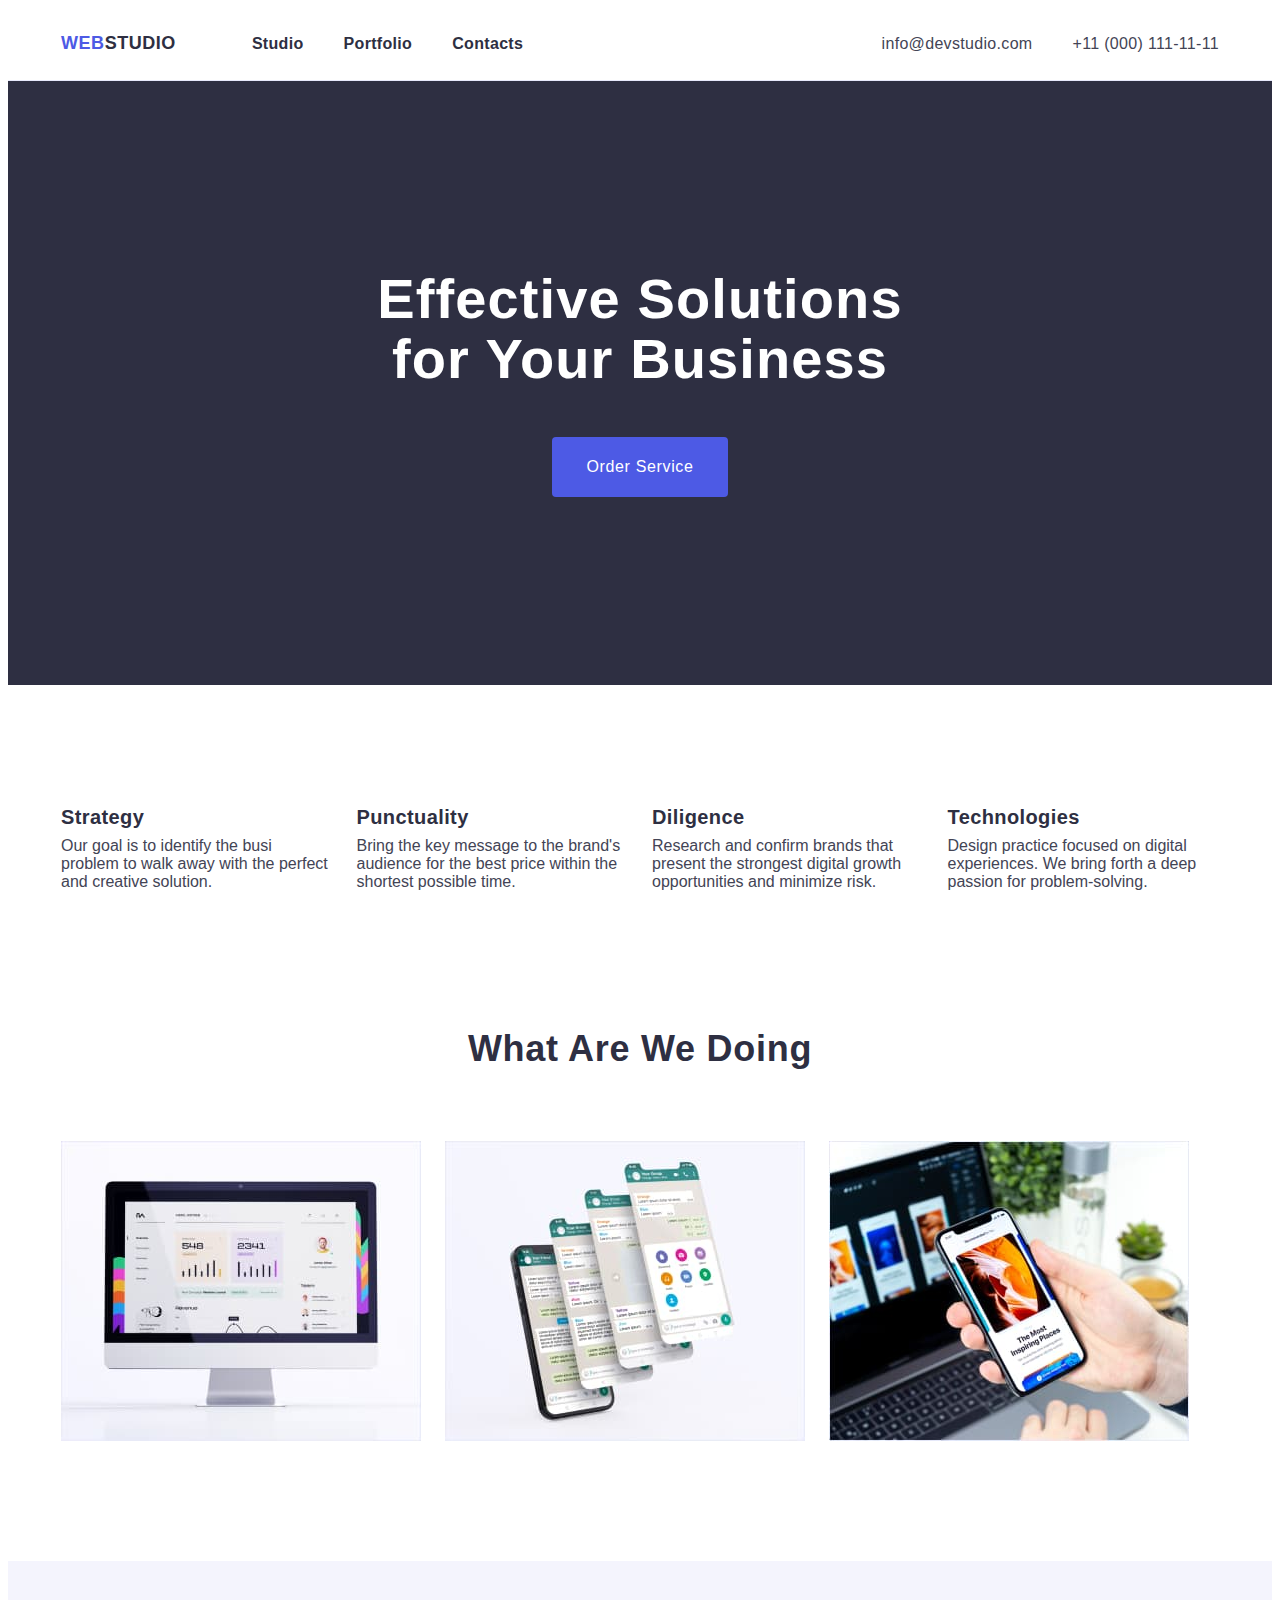
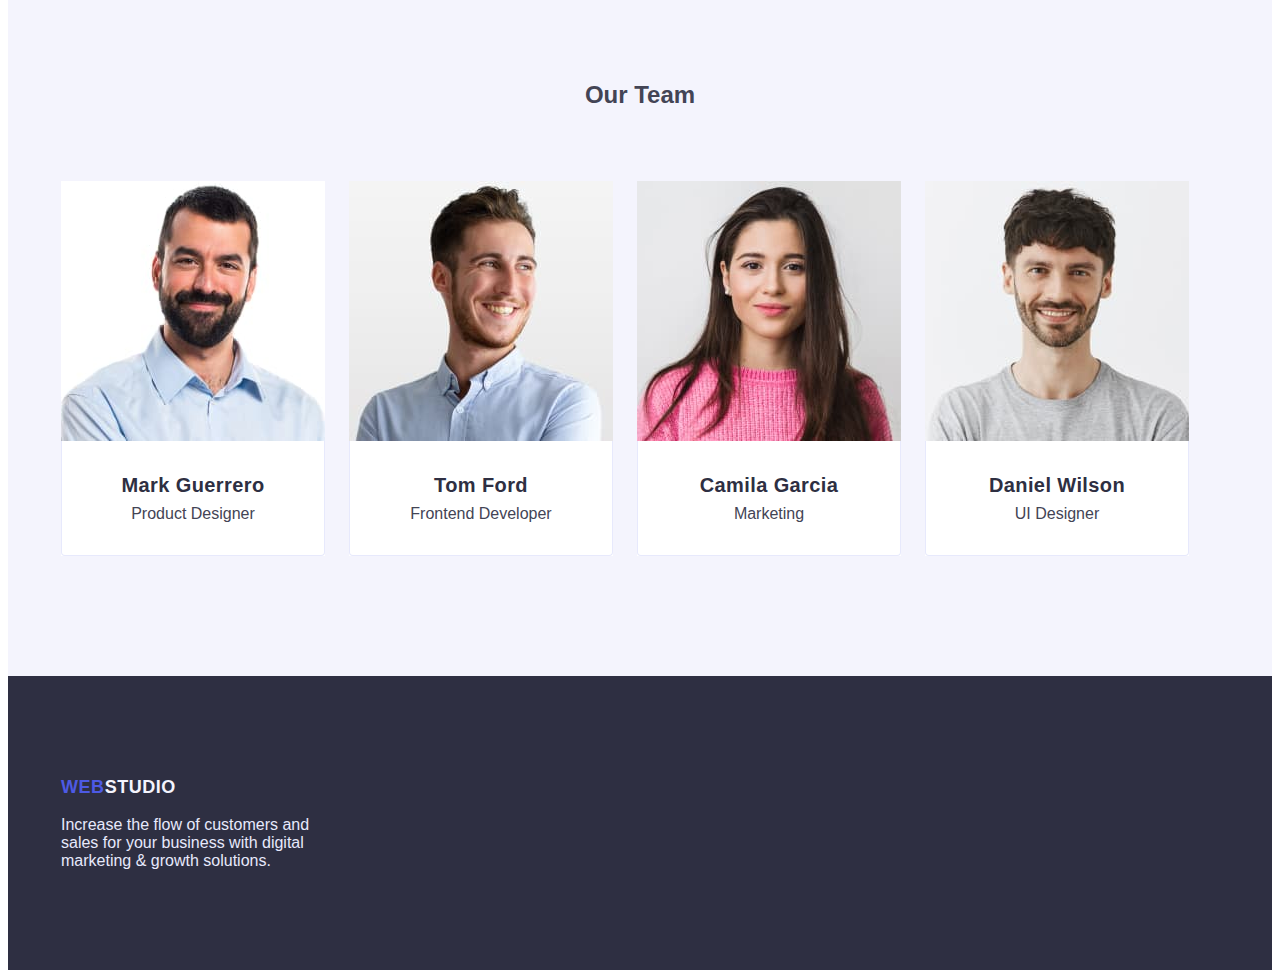
<file: index.html>
<!DOCTYPE html>
<html lang="en">

<head>
    <meta charset="UTF-8" />
    <meta http-equiv="X-UA-Compatible" content="IE=edge" />
    <meta name="viewport" content="width=device-width, initial-scale=1.0" />
    <link rel="stylesheet" href="https://cdnjs.cloudflare.com/ajax/libs/modern-normalize/1.1.0/modern-normalize.min.css"
        integrity="sha512-wpPYUAdjBVSE4KJnH1VR1HeZfpl1ub8YT/NKx4PuQ5NmX2tKuGu6U/JRp5y+Y8XG2tV+wKQpNHVUX03MfMFn9Q=="
        crossorigin="anonymous" referrerpolicy="no-referrer" />
    <link rel="stylesheet" href="./css/style.css">
    <link rel="preconnect" href="https://fonts.googleapis.com">
    <link rel="preconnect" href="https://fonts.gstatic.com" crossorigin>
    <link
        href="https://fonts.googleapis.com/css2?family=Raleway:wght@800&familybenefitswght@400;500;700;900&display=swap"
        rel="stylesheet">

    <title>WebStudio</title>
</head>

<body>
    <header class="header">
        <div class="header-nav container ">
            <nav class="flex">
                <a href="./index.html" class="logo link">WEB<span class="logo-black-studio link">STUDIO</span></a>
                <ul class="header-list list">
                    <li class="nav-item"><a href="./index.html" class="header-link link">Studio</a></li>
                    <li class="nav-item"><a href="./portfolio.html" class="header-link link">Portfolio</a>
                    </li>
                    <li class="nav-item"><a href="" class="hover-nav header-link link">Contacts</a></li>
                </ul>
            </nav>
            <ul class="auth-nav list flex">
                <li class="auth-nav-item"><a href="mailto:info@devstudio.com"
                        class="auth-nav-link link">info@devstudio.com</a></li>
                <li class="auth-nav-item"><a href="tel:+110001111111" class="auth-nav-link link">+11 (000)
                        111-11-11</a></li>
            </ul>
        </div>
    </header>
    <main>
        <!-- Section 2 HERO  -->

        <section class="hero">
            <div class="container">
                <h1 class="hero-title">Effective Solutions for Your Business</h1>
                <button type="button" class="hero-btn">Order Service</button>
            </div>
        </section>

        <section class="features sections">

            <div class="container">
                <ul class="features-list list ">
                    <li class="features-item">
                        <h3 class="item-title">Strategy</h3>
                        <p class="item-txt">Our goal is to identify the busi
                            problem to walk away with the
                            perfect and creative solution.</p>
                    </li>
                    <li class="features-item">
                        <h3 class="item-title">Punctuality</h3>
                        <p class="item-txt">Bring the key message to the
                            brand's audience for the best price
                            within the shortest possible time.</p>
                    </li>
                    <li class="features-item">
                        <h3 class="item-title">Diligence</h3>
                        <p class="item-txt">Research and confirm brands that
                            present the strongest digital growth
                            opportunities and minimize risk.</p><br>
                    </li>
                    <li class="features-item">
                        <h3 class="item-title">Technologies</h3>
                        <p class="item-txt">Design practice focused on digital
                            experiences. We bring forth a deep
                            passion for problem-solving.</p>
                    </li>
                </ul>
            </div>
        </section>
        <!-- Section 3 -->
        <section class="sections">
            <div class="benefits-box container">
                <h2 class=" benefits-tittle">What are we doing</h2>
                <ul class="benefits-list list flex">
                    <li class="benefits-item ">
                        <img src="./images/img111.jpg" alt="What are we doing" width="360" height="300" />
                    </li>
                    <li class="benefits-item ">
                        <img src="./images/img222.jpg" alt="What are we doing" width="360" height="300" />
                    </li>
                    <li class="benefits-item">
                        <img src="./images/img333.jpg" alt="What are we doing" width="360" height="300" />
                    </li>
                </ul>
            </div>
        </section>
        <section class="sections team  list">
            <div class="team-box container">
                <h2 class="team-title section-title">Our Team</h2>
                <ul class="team-list list flex">
                    <li class="team-item">
                        <img src="./images/team1.jpg" alt="Mark" width="264" height="260" />
                        <div class="team-item-box">
                            <h3 class="item-title ">Mark Guerrero</h3>
                            <p class="item-txt">Product Designer</p>
                        </div>
                    </li>
                    <li class="team-item">
                        <img src="./images/team2.jpg" alt="Tom" width="264" height="260" />
                        <div class="team-item-box">
                            <h3 class="item-title ">Tom Ford</h3>
                            <p class="item-txt">Frontend Developer</p>

                        </div>
                    <li class="team-item">
                        <img src="./images/team3.jpg" alt="Camila" width="264" height="260" />
                        <div class="team-item-box">
                            <h3 class="item-title ">Camila Garcia</h3>
                            <p class="item-txt">Marketing</p>
                        </div>
                    </li>
                    <li class="team-item">
                        <img src="./images/team4.jpg" alt="Daniel" width="264" height="260" />
                        <div class="team-item-box">
                            <h3 class="item-title ">Daniel Wilson</h3>
                            <p class="item-txt">UI Designer</p>
                        </div>
                    </li>
                </ul>
            </div>
        </section>
    </main>
    <footer class="footer">
        <div class="container">
            <a href="./index.html" class="logo  link">WEB<span class="footer-logo-white link">STUDIO</span></a>
            <p class="footer-text">
                Increase the flow of customers and<br> sales for your business with
                digital<br> marketing & growth solutions.
            </p>
    </footer>
    </div>
</body>

</html>
</file>
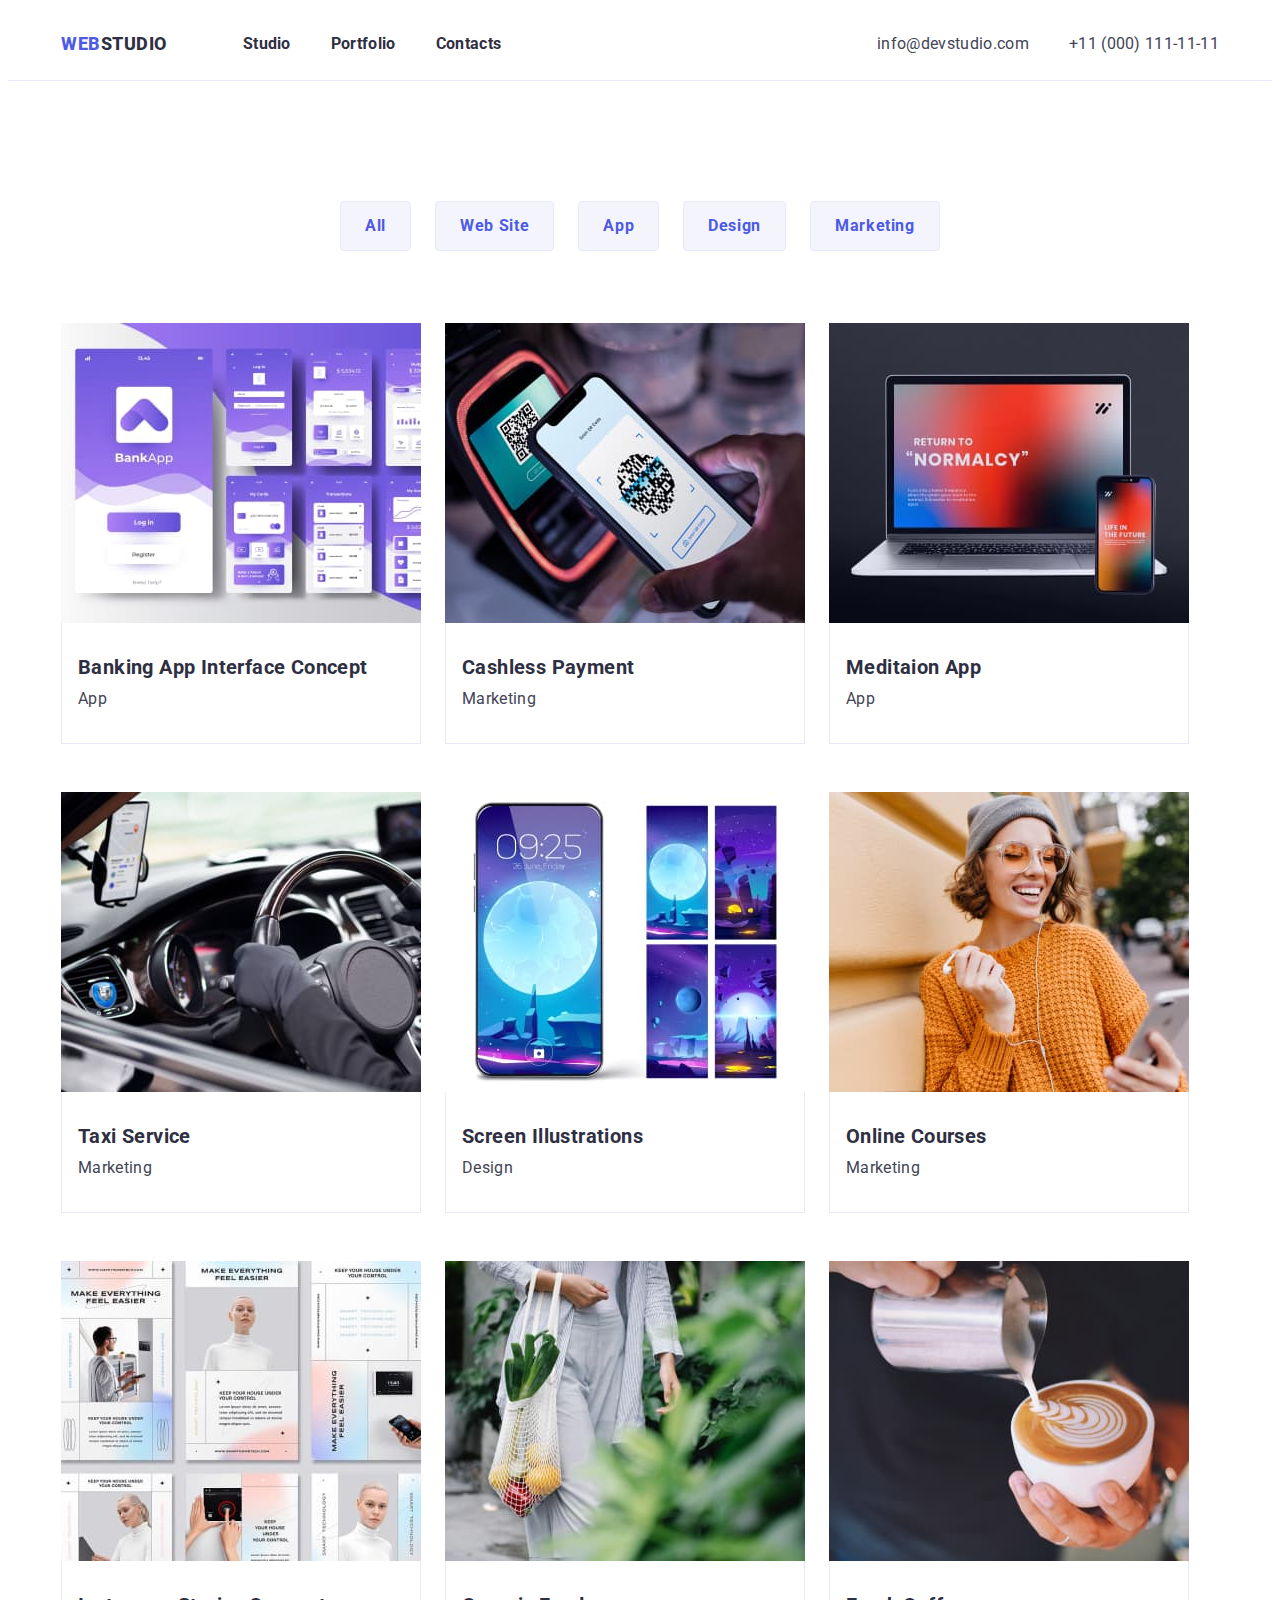
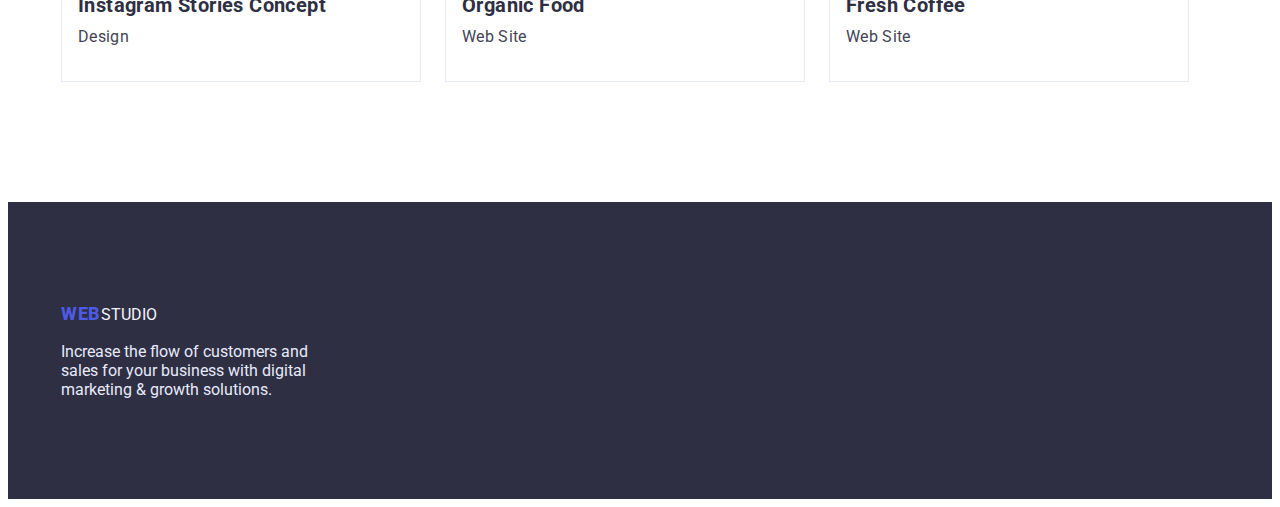
<file: portfolio.html>
<!DOCTYPE html>
<html lang="en">

<head>
    <meta charset="UTF-8" />
    <meta http-equiv="X-UA-Compatible" content="IE=edge" />
    <meta name="viewport" content="width=device-width, initial-scale=1.0" />
    <link rel="stylesheet" href="https://cdnjs.cloudflare.com/ajax/libs/modern-normalize/1.1.0/modern-normalize.min.css"
        integrity="sha512-wpPYUAdjBVSE4KJnH1VR1HeZfpl1ub8YT/NKx4PuQ5NmX2tKuGu6U/JRp5y+Y8XG2tV+wKQpNHVUX03MfMFn9Q=="
        crossorigin="anonymous" referrerpolicy="no-referrer" />
    <link rel="stylesheet" href="./css/style.css">
    <link rel="preconnect" href="https://fonts.googleapis.com">
    <link rel="preconnect" href="https://fonts.gstatic.com" crossorigin>
    <link href="https://fonts.googleapis.com/css2?family=Raleway:wght@800&family=Roboto:wght@400;700;900&display=swap"
        rel="stylesheet">
    <title>WebStudio</title>
</head>

<body>

    <header class="header">
        <div class="header-nav container ">
            <nav class="flex">
                <a href="./index.html" class="logo link">WEB<span class="logo-black-studio link">STUDIO</span></a>
                <ul class="header-list list">
                    <li class="nav-item"><a href="./index.html" class="header-link link">Studio</a></li>
                    <li class="nav-item"><a href="./portfolio.html" class="header-link link">Portfolio</a>
                    </li>
                    <li class="nav-item"><a href="" class="hover-nav header-link link">Contacts</a></li>
                </ul>
            </nav>
            <ul class="auth-nav list flex">
                <li class="auth-nav-item"><a href="mailto:info@devstudio.com"
                        class="auth-nav-link link">info@devstudio.com</a></li>
                <li class="auth-nav-item"><a href="tel:+110001111111" class="auth-nav-link link">+11 (000)
                        111-11-11</a></li>
            </ul>
        </div>
    </header>
    <main>
        <section class="main sections">
            <div class="container">
                <h1 class="visually-hidden">webstudio</h1>
                <!-- /* --------------BTN FILTER---------------- */ -->
                <!-- /* --------------BTN FILTER---------------- */ -->
                <ul class="btn-list button flex list">
                    <li><button type="button" class="btn">All</button></li>
                    <li><button type="button" class="btn">Web Site</button></li>
                    <li><button type="button" class="btn">App</button></li>
                    <li><button type="button" class="btn">Design</button></li>
                    <li><button type="button" class="btn">Marketing</button></li>
                </ul>
                <!-- /* --------------HERO---------------- */
            /* --------------HERO---------------- */ -->
                <ul class="main-list list portfolio">
                    <li class="main-item ">
                        <img src="./images/img11.jpg" alt="fioletapp" width="360" height="300">
                        <div class="text-box">
                            <h2 class="item-title">Banking App Interface Concept</h2>
                            <p class="item-text">App</p>

                        </div>
                    <li class="main-item">
                        <img src="./images/img22.jpg" alt="onlyblue" width="360" height="300">
                        <div class="text-box">
                            <h2 class="item-title">Cashless Payment</h2>
                            <p class="item-text">Marketing</p>
                        </div>
                    </li>
                    <li class="main-item">
                        <img src="./images/img33.jpg" alt="laptopsmartphone" width="360" height="300">
                        <div class="text-box">
                            <h2 class="item-title">Meditaion App</h2>
                            <p class="item-text">App</p>
                        </div>
                    </li>
                    <li class="main-item">
                        <img src="./images/img44.jpg" alt="saloncar" width="360" height="300">
                        <div class="text-box">
                            <h2 class="item-title">Taxi Service</h2>
                            <p class="item-text">Marketing</p>
                        </div>
                    </li>
                    <li class="main-item">
                        <img src="./images/img55.jpg" alt="themeforphone" width="360" height="300">
                        <div class="text-box">
                            <h2 class="item-title">Screen Illustrations</h2>
                            <p class="item-text">Design</p>
                        </div>
                    </li>
                    <li class="main-item">
                        <img src="./images/img66.jpg" alt="girlorange" width="360" height="300">
                        <div class="text-box">
                            <h2 class="item-title">Online Courses</h2>
                            <p class="item-text">Marketing</p>
                        </div>
                    </li>
                    <li class="main-item">
                        <img src="./images/img77.jpg" alt="instasamka" width="360" height="300">
                        <div class="text-box">
                            <h2 class="item-title">Instagram Stories Concept</h2>
                            <p class="item-text">Design</p>
                        </div>
                    </li>
                    <li class="main-item">
                        <img src="./images/img88.jpg" alt="freshfood" width="360" height="300">
                        <div class="text-box">
                            <h2 class="item-title">Organic Food</h2>
                            <p class="item-text">Web Site</p>
                        </div>
                    </li>
                    <li class="main-item">
                        <img src="./images/img99.jpg" alt="lateart" width="360" height="300">
                        <div class="text-box ">
                            <h2 class="item-title">Fresh Coffee</h2>
                            <p class="item-text">Web Site</p>
                        </div>
                    </li>
                </ul>
            </div>
        </section>
    </main>

    <footer class="footer">
        <div class="container">
            <a href="./index.html" class="footer-logo-white  link"><span class="logo link">WEB</span>STUDIO</a>
            <p class="footer-text">
                Increase the flow of customers and<br> sales for your business with
                digital<br> marketing & growth solutions.
            </p>
    </footer>
    </div>
</body>

</html>
</file>
<file: css/style.css>
/* --------------GENERAL!!!!---------------- */
/* --------------GENERAL!!!!---------------- */
:root {
  --main-color: #434455;
  --title-color: #2e2f42;
  --blue-color: #4d5ae5;
}

body {
  font-family: "roboto", sans-serif;
  color: var(--main-color);
}

p,
h1,
h2,
h3,
h4,
h5,
h6 {
  margin: 0;
}

ul,
ol {
  margin: 0;
  padding-left: 0;
}
.flex {
  display: flex;
}

img {
  display: block;
  max-width: 100%;
  height: auto;
}

.container {
  padding-left: 15px;
  padding-right: 15px;
  width: 1158px;
  margin: 0 auto;
}
.visually-hidden {
  position: absolute;
  white-space: nowrap;
  width: 1px;
  height: 1px;
  overflow: hidden;
  border: 0;
  padding: 0;
  clip: rect(0 0 0 0);
  clip-path: inset(50%);
  margin: -1px;
}
.list {
  list-style: none;
}
.link {
  text-decoration: none;
}
.sections {
  padding-top: 120px;
  padding-bottom: 120px;
}
.item-text {
  font-size: 16px;
  line-height: 1.5;
  letter-spacing: 0.02em;
}
.item-title {
  font-family: "Roboto" sans-serif;
  font-style: normal;
  font-weight: 700;
  font-size: 20px;
  line-height: 24px;
  letter-spacing: 0.02em;
  color: #2e2f42;
  margin-bottom: 8px;
}
/* -----------------LOGO------------------ */
/* -----------------LOGO------------------ */
.header-nav {
  display: flex;
  align-items: center;
}

.logo {
  padding-top: 24px;
  padding-bottom: 24px;
  font-family: "Raleway" sans-serif;
  font-style: normal;
  font-weight: 800;
  font-size: 18px;
  line-height: 1.33;
  letter-spacing: 0.03em;
  text-transform: uppercase;
  text-decoration: none;
  color: var(--blue-color);
}
.logo-black-studio {
  color: var(--title-color);
}

.footer-logo-white {
  color: #f4f4fd;
}

/* --------------HEADER---------------- */
/* --------------HEADER---------------- */

.header {
  border-bottom: 1px solid #e7e9fc;
}

.header-nav {
  display: flex;
  align-items: center;
}

.header-list {
  display: flex;
  margin-left: 76px;
}
.header-list .nav-item + .nav-item {
  margin-left: 40px;
}

.header-link {
  color: var(--title-color);
  display: block;
  padding-top: 24px;
  padding-bottom: 24px;

  font-weight: 700;
  line-height: 1.5;
  letter-spacing: 0.02em;
  text-decoration: none;
}
.header-link:hover,
.header-link:focus {
  color: #404bbf;
}

.auth-nav {
  display: flex;
  margin-left: auto;
  gap: 40px;
}
.auth-nav-list {
  gap: 40px;
}
.auth-nav-link {
  display: block;
  padding-top: 24px;
  padding-bottom: 24px;

  font-weight: 400;
  line-height: 1.5;
  letter-spacing: 0.02em;
  text-decoration: none;
  color: var(--main-color);
}
.auth-nav-link:hover,
.auth-nav-link:focus {
  color: #404bbf;
}

/* --------------studio(main page)---------------- */
/* --------------studio(main page)---------------- */
/* --------------HERO---------------- */
.hero {
  padding-top: 188px;
  padding-bottom: 188px;
  background-color: var(--title-color);
  text-align: center;
}

.hero-title {
  max-width: 530px;
  margin: 0 auto;
  margin-bottom: 48px;

  font-size: 56px;
  line-height: 1.07;
  letter-spacing: 0.02em;
  color: #ffffff;
}

.hero-btn {
  display: inline-block;
  min-width: 170px;
  padding: 16px 32px;
  font-family: "Roboto", sans-serif;
  font-weight: 500;
  font-size: 16px;
  line-height: 1.5;
  letter-spacing: 0.04em;
  background-color: #4d5ae5;
  color: #ffffff;
  cursor: pointer;
  border-radius: 4px;
  text-align: center;
  border-color: transparent;
}

.hero-btn:hover,
.hero-btn:focus {
  background-color: #404bbf;
}
/* --------------Features---------------- */
/* --------------Features---------------- */
.features {
  padding-bottom: 0;
}

.features-list {
  display: flex;
  gap: 24px;
}
.features-list .features-item {
  width: calc((100% - 3 * 24px) / 4);
}

.features-item {
  background-color: #ffffff;
}

/* --------------Benefits---------------- */
/* --------------Benefits---------------- */
.benefits-box {
}
.benefits-tittle {
  margin-bottom: 72px;
  text-align: center;

  font-size: 36px;
  line-height: 1.11;
  letter-spacing: 0.02em;
  text-transform: capitalize;
  color: var(--title-color);
}

.benefits-list {
  gap: 24px;
}
.benefits-item {
  background-color: #ffffff;
}
.benefist-list .benefits-item {
  width: calc((100% - 2 * 24px) / 3);
}

/* --------------our Team---------------- */
/* --------------our Team---------------- */
.team {
  padding-top: 120px;
  padding-bottom: 120px;
  background-color: #f4f4fd;
}
.team-box {
  text-align: center;
}

.team-title {
  margin-bottom: 72px;
  text-align: center;
}

.team-list {
  gap: 24px;
}

.team-item {
  background-color: #ffffff;
}

.team-item-box {
  border: 1px solid #e7e9fc;
  border-top: none;
  border-radius: 0px 0px 4px 4px;
  background-color: #ffffff;
  padding: 32px 16px;
  text-align: center;
}

/* --------------PORTFOLIO---------------- */
/* --------------PORTFOLIO---------------- */
/* --------------PORTFOLIO---------------- */

/* --------------BTN_FILTER---------------- */
/* --------------BTN_FILTER---------------- */
.btn {
  padding: 12px 24px;
  min-width: 69px;
  font-family: "Roboto", sans-serif;
  font-weight: 700;
  font-size: 16px;
  line-height: 1.5;
  letter-spacing: 0.04em;
  color: #4d5ae5;
  cursor: pointer;
  background-color: #f4f4fd;
  border: 1px solid #e7e9fc;
  border-radius: 4px;
}
.btn:hover,
.btn:focus {
  background-color: #4d5ae5;
  color: #ffffff;
  border: 1px solid transparent;
}
.btn-list {
  justify-content: center;
  gap: 24px;
  margin-bottom: 72px;
}
/* --------------HERO---------------- */
/* --------------HERO---------------- */
.portfolio {
  display: flex;
  flex-wrap: wrap;
  column-gap: 24px;
  row-gap: 48px;
}
.main-item {
}
.text-box {
  display: block;
  border: 1px solid #e7e9fc;
  border-top: none;
  padding: 32px 16px;
}

/* --------------FOOTER---------------- */
/* --------------FOOTER---------------- */
.footer {
  padding-top: 100px;
  padding-bottom: 100px;
  background-color: var(--title-color);
}
.footer-text {
  color: #e7e9fc;
  margin-top: 16px;
}
</file>
